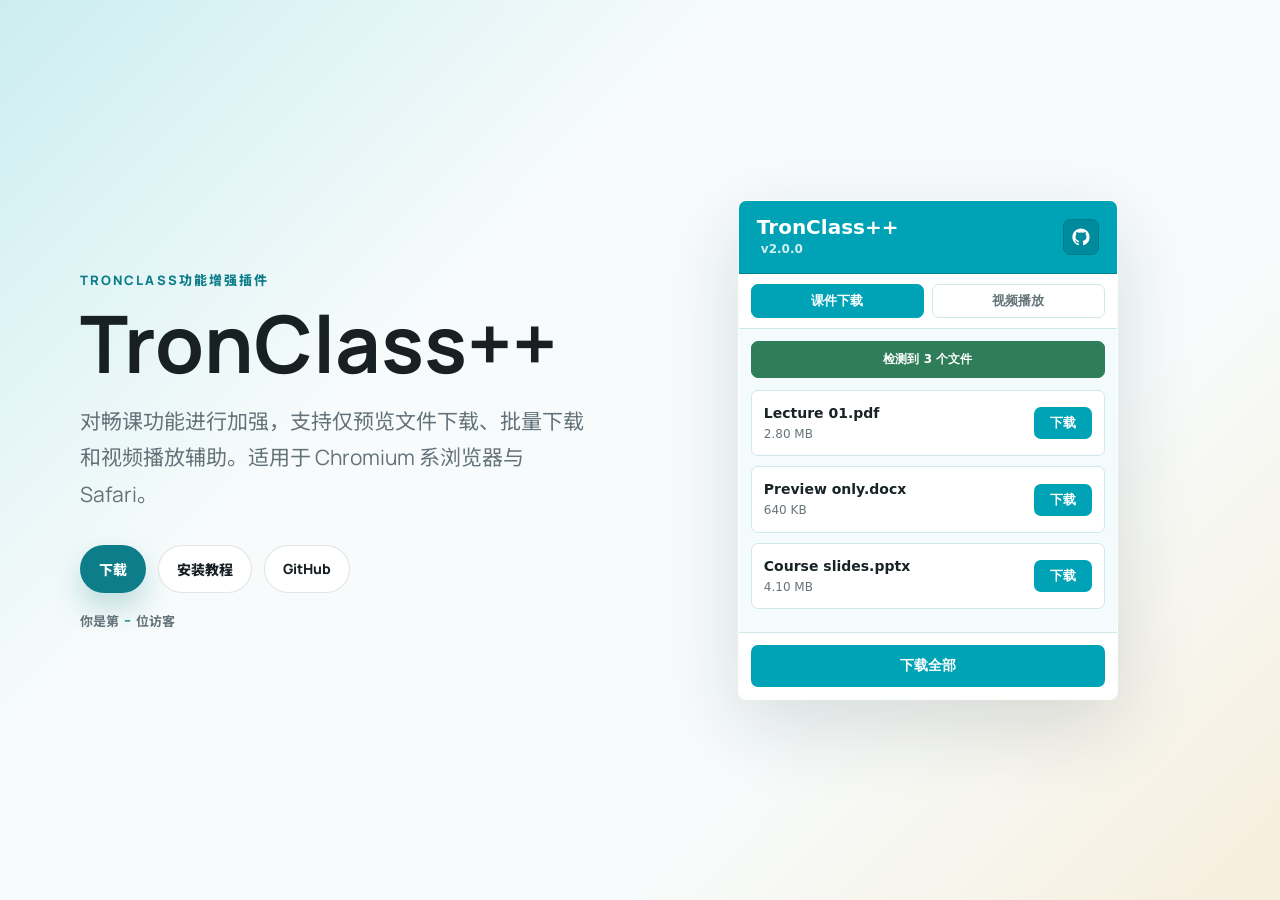
<file: docs/index.html>
<!doctype html>
<html lang="zh-CN">
  <head>
    <meta charset="UTF-8" />
    <meta name="viewport" content="width=device-width, initial-scale=1.0" />
    <link rel="preconnect" href="https://fonts.googleapis.com" />
    <link rel="preconnect" href="https://fonts.gstatic.com" crossorigin />
    <link
      href="https://fonts.googleapis.com/css2?family=Manrope:wght@500;600;700;800&family=Noto+Sans+SC:wght@400;500;700&display=swap"
      rel="stylesheet"
    />
    <link rel="icon" href="icon128.png" />
    <link rel="stylesheet" href="style.css" />
    <script async src="https://busuanzi.ibruce.info/busuanzi/2.3/busuanzi.pure.mini.js"></script>
    <title>TronClass++</title>
  </head>

  <body>
    <main class="app-shell">
      <section class="hero" aria-labelledby="page-title">
        <div class="hero-copy">
          <p class="product">TronClass功能增强插件</p>
          <h1 id="page-title" class="brand-title">TronClass++</h1>
          <p class="lead">对畅课功能进行加强，支持仅预览文件下载、批量下载和视频播放辅助。适用于 Chromium 系浏览器与 Safari。</p>
          <div class="actions">
            <a class="btn primary" href="https://download.rinn.moe/tcpp/TronclassPP_v2.0.0.zip" target="_blank" rel="noreferrer">下载</a>
            <a class="btn ghost" href="https://www.doubao.com/thread/w673a6ddbec450a73" target="_blank" rel="noreferrer">安装教程</a>
            <a class="btn ghost" href="https://github.com/RinnMoe/TronClassPlusPlus" target="_blank" rel="noreferrer">GitHub</a>
          </div>
          <div class="visit-counter" aria-label="访问统计">
            <span id="busuanzi_container_site_uv">你是第 <strong id="busuanzi_value_site_uv">--</strong>位访客</span>
          </div>
        </div>

        <div class="preview extension-preview" aria-label="TronClass++ 弹窗预览">
          <input class="preview-tab-state" type="radio" name="preview-tab" id="preview-tab-downloads" checked />
          <input class="preview-tab-state" type="radio" name="preview-tab" id="preview-tab-video" />
          <div class="popup-head">
            <div class="popup-brand">
              <strong>TronClass++</strong>
              <button class="popup-version" type="button">v2.0.0</button>
            </div>
            <div class="popup-icons" aria-hidden="true">
              <span>
                <svg viewBox="0 0 24 24">
                  <path d="M12 .5C5.65.5.5 5.66.5 12.02c0 5.09 3.29 9.4 7.86 10.92.58.11.79-.25.79-.56v-2.17c-3.2.7-3.88-1.37-3.88-1.37-.52-1.34-1.28-1.69-1.28-1.69-1.05-.72.08-.7.08-.7 1.16.08 1.78 1.2 1.78 1.2 1.03 1.78 2.7 1.26 3.36.96.1-.76.4-1.26.73-1.56-2.55-.29-5.23-1.29-5.23-5.72 0-1.26.44-2.28 1.17-3.09-.12-.29-.51-1.46.11-3.04 0 0 .96-.31 3.14 1.18a10.8 10.8 0 0 1 5.72 0c2.18-1.49 3.14-1.18 3.14-1.18.62 1.58.23 2.75.11 3.04.73.81 1.17 1.83 1.17 3.09 0 4.44-2.69 5.43-5.25 5.71.41.36.78 1.07.78 2.16v3.2c0 .31.21.68.8.56a11.53 11.53 0 0 0 7.85-10.92C23.5 5.66 18.35.5 12 .5Z" />
                </svg>
              </span>
            </div>
          </div>
          <div class="mode-tabs" aria-label="弹窗预览功能分类">
            <label class="mode-tab" for="preview-tab-downloads">课件下载</label>
            <label class="mode-tab" for="preview-tab-video">视频播放</label>
          </div>
          <div class="popup-views">
            <div class="popup-view" data-preview-view="downloads">
              <div class="status success">检测到 3 个文件</div>
              <div class="popup-list">
                <div class="file-item">
                  <div class="file-info">
                    <div class="file-name">Lecture 01.pdf</div>
                    <div class="file-size">2.80 MB</div>
                  </div>
                  <button class="primary" type="button">下载</button>
                </div>
                <div class="file-item">
                  <div class="file-info">
                    <div class="file-name">Preview only.docx</div>
                    <div class="file-size">640 KB</div>
                  </div>
                  <button class="primary" type="button">下载</button>
                </div>
                <div class="file-item">
                  <div class="file-info">
                    <div class="file-name">Course slides.pptx</div>
                    <div class="file-size">4.10 MB</div>
                  </div>
                  <button class="primary" type="button">下载</button>
                </div>
              </div>
            </div>
            <div class="popup-view" data-preview-view="video">
              <div class="status success">检测到 1 个视频</div>
              <div class="popup-video-panel">
                <div class="setting-row">
                  <div>
                    <strong>自动播放视频</strong>
                    <span>已开启</span>
                  </div>
                  <label class="switch" aria-label="自动播放视频">
                    <input type="checkbox" checked />
                    <span></span>
                  </label>
                </div>
                <div class="setting-row">
                  <div>
                    <strong>播放完成后跳转下一项</strong>
                    <span>已关闭</span>
                  </div>
                  <label class="switch" aria-label="播放完成后跳转下一项">
                    <input type="checkbox" />
                    <span></span>
                  </label>
                </div>
                <button class="btn btn-secondary" type="button">刷新状态</button>
              </div>
            </div>
          </div>
          <div class="popup-footer" data-preview-footer>
            <button class="btn btn-primary" type="button">下载全部</button>
          </div>
        </div>
      </section>
    </main>
  </body>
</html>
</file>
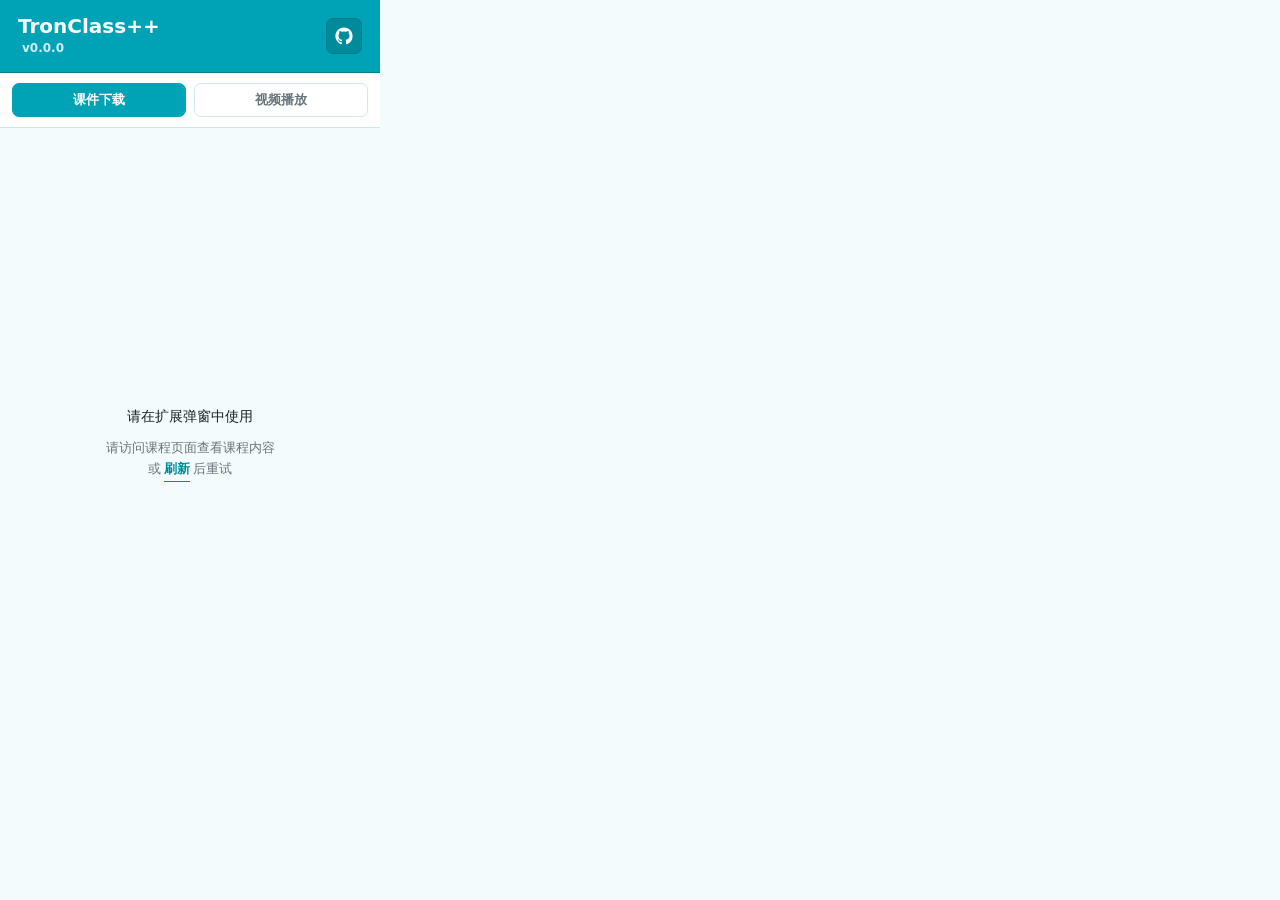
<file: popup.html>
<!doctype html>
<html lang="zh-CN">
<head>
  <meta charset="utf-8" />
  <meta name="viewport" content="width=device-width, initial-scale=1" />
  <title>TronClass++</title>
  <link rel="stylesheet" href="popup.css" />
</head>
<body>
  <div class="container">
    <header>
      <div class="brand">
        <strong>TronClass++</strong>
        <button id="current-version" class="version-label" type="button" title="检查更新" aria-label="检查更新">v--</button>
      </div>
      <div class="header-actions">
        <button id="github" class="icon-btn" type="button" title="GitHub" aria-label="GitHub">
          <svg class="icon-svg" viewBox="0 0 24 24" aria-hidden="true">
            <path fill="currentColor" d="M12 .5C5.65.5.5 5.66.5 12.02c0 5.09 3.29 9.4 7.86 10.92.58.11.79-.25.79-.56v-2.17c-3.2.7-3.88-1.37-3.88-1.37-.52-1.34-1.28-1.69-1.28-1.69-1.05-.72.08-.7.08-.7 1.16.08 1.78 1.2 1.78 1.2 1.03 1.78 2.7 1.26 3.36.96.1-.76.4-1.26.73-1.56-2.55-.29-5.23-1.29-5.23-5.72 0-1.26.44-2.28 1.17-3.09-.12-.29-.51-1.46.11-3.04 0 0 .96-.31 3.14 1.18a10.8 10.8 0 0 1 5.72 0c2.18-1.49 3.14-1.18 3.14-1.18.62 1.58.23 2.75.11 3.04.73.81 1.17 1.83 1.17 3.09 0 4.44-2.69 5.43-5.25 5.71.41.36.78 1.07.78 2.16v3.2c0 .31.21.68.8.56a11.53 11.53 0 0 0 7.85-10.92C23.5 5.66 18.35.5 12 .5Z"/>
          </svg>
        </button>
      </div>
    </header>

    <nav class="mode-tabs" aria-label="功能分类" role="tablist">
      <button id="tab-downloads" class="mode-tab active" type="button" data-view="downloads" aria-controls="view-downloads">课件下载</button>
      <button id="tab-video" class="mode-tab" type="button" data-view="video" aria-controls="view-video">视频播放</button>
    </nav>

    <div id="update-status" class="update-status" hidden>
      <span id="update-message"></span>
      <button id="open-release" class="update-link" type="button" hidden>查看</button>
    </div>

    <main class="views">
      <section id="view-downloads" class="view active" role="tabpanel" aria-labelledby="tab-downloads">
        <div id="dl-status" class="status">Loading...</div>
        <div id="dl-list"></div>
        <div id="empty-state" class="empty-state" style="display:none;">
          <p id="empty-message">未检测到可下载的文件</p>
          <p class="hint">请访问课程页面查看课程内容<br>或<a id="refresh-link" class="hint-link" href="#">刷新</a>后重试</p>
        </div>
      </section>

      <section id="view-video" class="view" role="tabpanel" aria-labelledby="tab-video">
        <div id="video-status" class="status">Loading...</div>
        <div id="video-panel" class="video-panel">
          <div class="setting-row">
            <div class="setting-copy">
              <div class="setting-title">自动播放视频</div>
              <div id="anti-pause-state" class="setting-state">已关闭</div>
            </div>
            <label class="switch">
              <input id="anti-pause-toggle" type="checkbox" />
              <span></span>
            </label>
          </div>

          <div class="setting-row">
            <div class="setting-copy">
              <div class="setting-title">播放完成后跳转下一项</div>
              <div id="auto-navigate-state" class="setting-state">已关闭</div>
            </div>
            <label class="switch">
              <input id="auto-navigate-toggle" type="checkbox" />
              <span></span>
            </label>
          </div>

          <button id="video-refresh" class="btn btn-secondary" type="button">刷新状态</button>
        </div>
        <div id="video-empty-state" class="empty-state" style="display:none;">
          <p id="video-empty-message">当前页面无可用视频功能</p>
        </div>
      </section>
    </main>

    <div class="footer" id="footer">
      <button id="dl-all" class="btn btn-primary" style="display:none;">下载全部</button>
    </div>
  </div>

  <script src="popup.js"></script>
</body>
</html>
</file>
<file: docs/style.css>
:root {
  --ink: #182024;
  --muted: #64727a;
  --line: rgba(24, 32, 36, 0.12);
  --surface: #ffffff;
  --surface-2: #f4f8f8;
  --aqua: #1db8c6;
  --aqua-deep: #0d7d89;
  --mint: #dbf8ec;
  --amber: #f4b24f;
  --shadow: 0 26px 80px rgba(24, 32, 36, 0.14);
}

* {
  box-sizing: border-box;
}

html,
body {
  margin: 0;
  min-height: 100%;
}

body {
  min-height: 100vh;
  overflow-x: hidden;
  font-family: "Manrope", "Noto Sans SC", sans-serif;
  color: var(--ink);
  background:
    linear-gradient(135deg, rgba(29, 184, 198, 0.2), transparent 34%),
    linear-gradient(315deg, rgba(244, 178, 79, 0.18), transparent 30%),
    #f7fbfb;
}

a {
  color: inherit;
}

.app-shell {
  width: min(1120px, calc(100% - 36px));
  margin: 0 auto;
  padding: 28px 0 56px;
}

body:not(.tutorial-page) .app-shell {
  display: grid;
  align-items: center;
  min-height: 100vh;
  padding: 56px 0;
}

.topbar {
  min-height: 60px;
  display: flex;
  align-items: center;
  justify-content: flex-end;
  gap: 18px;
  margin-bottom: clamp(44px, 7vw, 84px);
}

.nav-actions {
  display: flex;
  align-items: center;
  gap: 8px;
}

.nav-actions a {
  border: 1px solid var(--line);
  border-radius: 999px;
  padding: 9px 13px;
  color: var(--muted);
  background: rgba(255, 255, 255, 0.72);
  font-size: 13px;
  font-weight: 800;
  text-decoration: none;
}

.nav-actions a:hover,
.btn:hover {
  transform: translateY(-2px);
}

.hero {
  display: grid;
  grid-template-columns: minmax(0, 0.94fr) minmax(360px, 1fr);
  gap: clamp(28px, 5vw, 66px);
  align-items: center;
}

.hero-copy,
.preview,
.step-card,
.video-panel {
  min-width: 0;
}

.product {
  margin: 0 0 16px;
  color: var(--aqua-deep);
  font-size: 13px;
  font-weight: 800;
  letter-spacing: 0.16em;
  text-transform: uppercase;
}

h1 {
  margin: 0;
  font-size: clamp(46px, 8vw, 92px);
  line-height: 0.95;
  letter-spacing: 0;
  overflow-wrap: anywhere;
}

.brand-title {
  font-size: clamp(52px, 6.2vw, 84px);
  white-space: nowrap;
}

.lead {
  max-width: 560px;
  margin: 22px 0 0;
  color: var(--muted);
  font-size: clamp(17px, 2vw, 21px);
  line-height: 1.75;
  overflow-wrap: anywhere;
}

.actions {
  display: flex;
  flex-wrap: wrap;
  gap: 12px;
  margin-top: 32px;
}

.btn {
  border: 1px solid var(--line);
  border-radius: 999px;
  padding: 13px 18px;
  font-size: 14px;
  font-weight: 800;
  text-decoration: none;
  transition: transform 180ms ease, box-shadow 180ms ease, background 180ms ease;
}

.btn.primary {
  color: #fff;
  background: var(--aqua-deep);
  border-color: transparent;
  box-shadow: 0 15px 30px rgba(13, 125, 137, 0.24);
}

.btn.ghost {
  background: #fff;
}

.visit-counter {
  display: flex;
  flex-wrap: wrap;
  gap: 10px 16px;
  margin-top: 18px;
  color: var(--muted);
  font-size: 13px;
  font-weight: 700;
}

.visit-counter span {
  display: inline-flex;
  align-items: center;
  gap: 5px;
}

.visit-counter strong {
  color: var(--aqua-deep);
  font-weight: 800;
}

.preview {
  width: 100%;
  min-height: 520px;
  padding: 18px;
  border: 1px solid rgba(255, 255, 255, 0.75);
  border-radius: 8px;
  background: linear-gradient(180deg, #ffffff, #edf8f8);
  box-shadow: var(--shadow);
}

.extension-preview {
  --popup-bg: #f4fbfc;
  --popup-panel: #ffffff;
  --popup-panel-alt: #ecfafc;
  --popup-text: #172326;
  --popup-muted: #66757a;
  --popup-line: #cfe8ec;
  --popup-primary: #00a3b5;
  --popup-primary-hover: #008b9c;
  --popup-success: #2f7d59;

  justify-self: center;
  display: flex;
  flex-direction: column;
  width: min(380px, 100%);
  height: 500px;
  min-height: 500px;
  padding: 0;
  overflow: hidden;
  background: var(--popup-bg);
  font-family: "Segoe UI", "Microsoft YaHei UI", "Microsoft YaHei", system-ui, sans-serif;
}

.preview-tab-state {
  position: absolute;
  width: 1px;
  height: 1px;
  opacity: 0;
  pointer-events: none;
}

.popup-head {
  display: flex;
  align-items: center;
  justify-content: space-between;
  flex-shrink: 0;
  padding: 16px 18px;
  color: #fff;
  background: var(--popup-primary);
  border-bottom: 1px solid #008293;
}

.popup-brand {
  display: flex;
  min-width: 0;
  flex-direction: column;
  gap: 4px;
}

.popup-head strong {
  font-size: 20px;
  font-weight: 750;
  line-height: 1;
}

.popup-version {
  width: fit-content;
  padding: 2px 4px;
  color: rgba(255, 255, 255, 0.82);
  background: transparent;
  border: 0;
  border-radius: 4px;
  font-family: inherit;
  font-size: 12px;
  font-weight: 650;
  line-height: 1;
  cursor: pointer;
}

.popup-version:hover {
  color: #ffffff;
  background: rgba(255, 255, 255, 0.14);
}

.popup-icons {
  display: flex;
  gap: 8px;
}

.popup-icons span {
  display: grid;
  place-items: center;
  width: 36px;
  height: 36px;
  color: #ffffff;
  background: var(--popup-primary-hover);
  border: 1px solid #007d8c;
  border-radius: 7px;
}

.popup-icons svg {
  display: block;
  width: 18px;
  height: 18px;
  fill: currentColor;
}

.mode-tabs {
  display: grid;
  grid-template-columns: 1fr 1fr;
  flex-shrink: 0;
  gap: 8px;
  padding: 10px 12px;
  background: var(--popup-panel);
  border-bottom: 1px solid var(--popup-line);
}

.mode-tab {
  display: grid;
  place-items: center;
  min-width: 0;
  height: 34px;
  padding: 0 10px;
  border: 1px solid var(--popup-line);
  border-radius: 7px;
  color: var(--popup-muted);
  background: var(--popup-panel);
  font-family: inherit;
  font-size: 13px;
  font-weight: 650;
  line-height: 32px;
  cursor: pointer;
}

.mode-tab.active,
#preview-tab-downloads:checked ~ .mode-tabs [for="preview-tab-downloads"],
#preview-tab-video:checked ~ .mode-tabs [for="preview-tab-video"] {
  color: #fff;
  background: var(--popup-primary);
  border-color: var(--popup-primary);
}

.popup-views {
  flex: 1;
  min-height: 0;
  overflow: hidden;
  background: var(--popup-bg);
}

.popup-view {
  display: none;
  height: 100%;
  min-height: 0;
  flex-direction: column;
  overflow: hidden;
}

#preview-tab-downloads:checked ~ .popup-views [data-preview-view="downloads"],
#preview-tab-video:checked ~ .popup-views [data-preview-view="video"] {
  display: flex;
}

.status {
  flex-shrink: 0;
  margin: 12px 12px 0;
  padding: 9px 12px;
  border: 1px solid var(--popup-line);
  border-radius: 7px;
  color: var(--popup-muted);
  background: var(--popup-panel);
  text-align: center;
  font-size: 12px;
  font-weight: 600;
}

.status.success {
  color: #fff;
  background: var(--popup-success);
  border-color: var(--popup-success);
}

.popup-list {
  flex: 1;
  min-height: 0;
  padding: 12px;
  overflow: hidden;
  background: var(--popup-bg);
}

.popup-video-panel {
  display: flex;
  flex: 1;
  min-height: 0;
  flex-direction: column;
  gap: 10px;
  padding: 12px;
  overflow: hidden;
  background: var(--popup-bg);
}

.file-item,
.setting-row {
  display: flex;
  align-items: center;
  justify-content: space-between;
  gap: 12px;
  margin-bottom: 10px;
  padding: 13px 12px;
  border: 1px solid var(--popup-line);
  border-radius: 7px;
  background: var(--popup-panel);
}

.file-info,
.setting-row div {
  flex: 1;
  min-width: 0;
  display: flex;
  flex-direction: column;
  gap: 4px;
}

.file-name,
.setting-row strong {
  color: var(--popup-text);
  font-size: 14px;
  font-weight: 650;
  line-height: 1.35;
  overflow: hidden;
  text-overflow: ellipsis;
  white-space: nowrap;
}

.file-size,
.setting-row span {
  color: var(--popup-muted);
  font-size: 12px;
  line-height: 1.3;
}

.file-item button.primary {
  flex: 0 0 auto;
  min-width: 58px;
  height: 32px;
  padding: 0 13px;
  border: 0;
  border-radius: 7px;
  color: #fff;
  background: var(--popup-primary);
  font-family: inherit;
  font-size: 13px;
  font-weight: 700;
}

.switch {
  position: relative;
  display: inline-block;
  width: 46px;
  height: 26px;
  flex-shrink: 0;
}

.switch input {
  width: 0;
  height: 0;
  opacity: 0;
}

.switch span {
  position: absolute;
  inset: 0;
  border-radius: 999px;
  background: #b7c2c5;
}

.switch span::before {
  content: "";
  position: absolute;
  top: 3px;
  left: 3px;
  width: 20px;
  height: 20px;
  border-radius: 50%;
  background: #fff;
}

.switch input:checked + span {
  background: var(--popup-primary);
}

.switch input:checked + span::before {
  transform: translateX(20px);
}

.popup-footer {
  flex-shrink: 0;
  padding: 12px;
  background: var(--popup-panel);
  border-top: 1px solid var(--popup-line);
}

.popup-footer[hidden] {
  display: none;
}

#preview-tab-video:checked ~ .popup-footer {
  display: none;
}

.popup-footer .btn {
  width: 100%;
  height: 42px;
  padding: 0 14px;
  border: 0;
  border-radius: 7px;
  color: #fff;
  background: var(--popup-primary);
  font-family: inherit;
  font-size: 14px;
  font-weight: 700;
}

.popup-video-panel .btn-secondary {
  width: 100%;
  height: 42px;
  padding: 0 14px;
  border-radius: 7px;
  color: var(--popup-primary-hover);
  background: var(--popup-panel);
  border: 1px solid var(--popup-primary);
  font-family: inherit;
  font-size: 14px;
  font-weight: 700;
}

.step-card,
.video-panel {
  border: 1px solid var(--line);
  border-radius: 8px;
  background: rgba(255, 255, 255, 0.74);
}

.step-number,
.video-title span {
  color: var(--aqua-deep);
  font-size: 12px;
  font-weight: 800;
  letter-spacing: 0.14em;
  text-transform: uppercase;
}

h2 {
  margin: 12px 0 8px;
  font-size: 22px;
}

.step-card p {
  margin: 0;
  color: var(--muted);
  line-height: 1.7;
  overflow-wrap: anywhere;
}

.tutorial-shell {
  min-height: 100vh;
}

.tutorial-head {
  max-width: 760px;
  margin-bottom: 34px;
}

.guide-layout {
  display: grid;
  grid-template-columns: minmax(0, 0.82fr) minmax(360px, 1fr);
  gap: 18px;
  align-items: start;
}

.steps {
  display: grid;
  gap: 14px;
}

.step-card {
  padding: 24px;
}

.video-panel {
  padding: 18px;
  box-shadow: var(--shadow);
}

.info-panel {
  display: grid;
  gap: 18px;
  align-content: start;
}

.video-title {
  display: flex;
  align-items: center;
  justify-content: space-between;
  gap: 16px;
  margin-bottom: 14px;
}

.video-title strong {
  font-size: 15px;
}

.notice-list {
  display: grid;
  gap: 12px;
}

.notice-list p {
  margin: 0;
  padding: 14px;
  border: 1px solid var(--line);
  border-radius: 8px;
  color: var(--muted);
  background: rgba(255, 255, 255, 0.7);
  line-height: 1.7;
}

.full-link {
  display: block;
  width: fit-content;
}

body.tutorial-page {
  background:
    linear-gradient(115deg, rgba(255, 255, 255, 0.82) 0 34%, rgba(244, 178, 79, 0.16) 34% 44%, transparent 44%),
    repeating-linear-gradient(90deg, rgba(24, 32, 36, 0.035) 0 1px, transparent 1px 72px),
    repeating-linear-gradient(0deg, rgba(24, 32, 36, 0.03) 0 1px, transparent 1px 72px),
    #f6faf8;
}

.tutorial-shell {
  width: min(1180px, calc(100% - 36px));
}

.tutorial-shell .topbar {
  margin-bottom: clamp(18px, 4vw, 46px);
}

.tutorial-hero {
  position: relative;
  display: grid;
  grid-template-columns: minmax(0, 1fr) minmax(280px, 360px);
  gap: clamp(28px, 6vw, 76px);
  align-items: end;
  padding: clamp(16px, 4vw, 44px) 0 clamp(32px, 6vw, 72px);
  border-bottom: 2px solid rgba(24, 32, 36, 0.16);
}

.tutorial-hero::after {
  content: "";
  position: absolute;
  right: 0;
  bottom: -2px;
  width: min(420px, 46vw);
  height: 8px;
  background: linear-gradient(90deg, var(--aqua-deep), var(--amber));
}

.tutorial-hero-copy {
  min-width: 0;
}

.tutorial-hero h1 {
  max-width: 780px;
  font-size: clamp(44px, 7vw, 88px);
}

.tutorial-actions {
  margin-top: 30px;
}

.guide-brief {
  min-width: 0;
  padding: 22px;
  border: 1px solid rgba(255, 255, 255, 0.18);
  border-radius: 8px;
  color: #eef8f7;
  background:
    linear-gradient(135deg, rgba(29, 184, 198, 0.28), transparent 38%),
    #192326;
  box-shadow: 0 24px 70px rgba(24, 32, 36, 0.2);
}

.guide-brief-head {
  display: flex;
  align-items: center;
  gap: 14px;
  padding-bottom: 18px;
  border-bottom: 1px solid rgba(255, 255, 255, 0.16);
}

.guide-brief-head img {
  width: 58px;
  height: 58px;
  border-radius: 8px;
}

.guide-brief-head span,
.guide-brief dt,
.panel-kicker,
.install-strip span,
.usage-checks span {
  color: var(--aqua);
  font-size: 12px;
  font-weight: 800;
  letter-spacing: 0.12em;
  text-transform: uppercase;
}

.guide-brief-head strong {
  display: block;
  margin-top: 5px;
  font-size: 25px;
}

.guide-brief dl {
  display: grid;
  gap: 14px;
  margin: 18px 0 0;
}

.guide-brief dl div {
  display: grid;
  gap: 5px;
}

.guide-brief dd {
  margin: 0;
  font-size: 15px;
  font-weight: 800;
}

.install-strip {
  display: grid;
  grid-template-columns: repeat(4, minmax(0, 1fr));
  margin: 24px 0 32px;
  border: 1px solid var(--line);
  border-radius: 8px;
  overflow: hidden;
  background: rgba(255, 255, 255, 0.76);
  box-shadow: 0 18px 55px rgba(24, 32, 36, 0.08);
}

.install-strip div {
  min-width: 0;
  padding: 18px 20px;
}

.install-strip div + div {
  border-left: 1px solid var(--line);
}

.install-strip strong {
  display: block;
  margin-top: 8px;
  font-size: 15px;
  line-height: 1.35;
}

.tutorial-guide {
  grid-template-columns: minmax(0, 1fr) minmax(300px, 380px);
  gap: 24px;
}

.tutorial-steps {
  margin: 0;
  padding: 0;
  list-style: none;
}

.tutorial-step {
  position: relative;
  display: grid;
  grid-template-columns: 78px minmax(0, 1fr);
  gap: 22px;
  align-items: start;
  padding: 28px;
  background:
    linear-gradient(90deg, rgba(29, 184, 198, 0.09), transparent 42%),
    rgba(255, 255, 255, 0.86);
  box-shadow: 0 16px 46px rgba(24, 32, 36, 0.08);
}

.tutorial-step::before {
  content: "";
  position: absolute;
  inset: 0 auto 0 0;
  width: 6px;
  border-radius: 8px 0 0 8px;
  background: linear-gradient(180deg, var(--aqua-deep), var(--amber));
}

.tutorial-step .step-number {
  display: grid;
  place-items: center;
  grid-row: 1 / span 2;
  width: 58px;
  height: 58px;
  border: 1px solid rgba(13, 125, 137, 0.28);
  border-radius: 8px;
  background: #eefafa;
  font-size: 15px;
  letter-spacing: 0;
}

.tutorial-step h2 {
  grid-column: 2;
  margin-top: 0;
}

.tutorial-step p {
  grid-column: 2;
}

.usage-panel {
  position: sticky;
  top: 24px;
  min-width: 0;
  padding: 24px;
  border: 1px solid rgba(24, 32, 36, 0.14);
  border-radius: 8px;
  background: #fffdf7;
  box-shadow: var(--shadow);
}

.usage-panel h2 {
  margin-top: 10px;
  font-size: 28px;
  line-height: 1.18;
}

.usage-panel p {
  margin: 0;
  color: var(--muted);
  line-height: 1.75;
}

.usage-checks {
  display: grid;
  gap: 10px;
  margin: 20px 0 22px;
}

.usage-checks div {
  padding: 14px;
  border: 1px solid rgba(24, 32, 36, 0.11);
  border-radius: 8px;
  background: rgba(255, 255, 255, 0.72);
}

.usage-checks strong {
  display: block;
  margin-top: 7px;
  font-size: 15px;
  line-height: 1.4;
}

.tutorial-notes {
  display: grid;
  grid-template-columns: repeat(2, minmax(0, 1fr));
  gap: 14px;
  margin-top: 24px;
}

.tutorial-notes p {
  margin: 0;
  padding: 16px 18px;
  border: 1px solid rgba(24, 32, 36, 0.12);
  border-radius: 8px;
  color: var(--muted);
  background: rgba(255, 255, 255, 0.7);
  line-height: 1.7;
}

@media (max-width: 860px) {
  .hero,
  .guide-layout,
  .tutorial-hero,
  .tutorial-notes {
    grid-template-columns: 1fr;
  }

  .preview {
    min-height: auto;
  }

  .install-strip {
    grid-template-columns: repeat(2, minmax(0, 1fr));
  }

  .install-strip div:nth-child(3) {
    border-left: 0;
    border-top: 1px solid var(--line);
  }

  .install-strip div:nth-child(4) {
    border-top: 1px solid var(--line);
  }

  .usage-panel {
    position: static;
  }
}

@media (max-width: 560px) {
  body.tutorial-page {
    overflow-x: hidden;
  }

  .app-shell {
    width: min(calc(100% - 28px), 364px);
    max-width: none;
    margin-left: auto;
    margin-right: auto;
    padding: 34px 0 42px;
  }

  body:not(.tutorial-page) .app-shell {
    min-height: auto;
    padding: 44px 0;
  }

  .hero {
    gap: 28px;
  }

  h1 {
    font-size: clamp(34px, 10vw, 42px);
  }

  .brand-title {
    font-size: clamp(38px, 11vw, 42px);
    white-space: normal;
  }

  .product {
    margin-bottom: 14px;
    font-size: 12px;
    letter-spacing: 0.14em;
  }

  .lead {
    margin-top: 20px;
    font-size: 17px;
    line-height: 1.72;
  }

  .actions {
    display: grid;
    grid-template-columns: 1fr 1fr;
    gap: 10px;
    margin-top: 30px;
  }

  .actions .primary {
    grid-column: 1 / -1;
  }

  .btn {
    display: inline-flex;
    align-items: center;
    justify-content: center;
    min-width: 0;
    padding: 11px 14px;
    font-size: 14px;
    text-align: center;
    white-space: nowrap;
  }

  .visit-counter {
    justify-content: center;
    margin-top: 16px;
    text-align: center;
  }

  .topbar {
    align-items: flex-end;
    margin-bottom: 40px;
  }

  .nav-actions {
    flex-wrap: wrap;
  }

  .tutorial-page .nav-actions {
    flex-wrap: nowrap;
  }

  .tutorial-shell .topbar {
    justify-content: flex-start;
  }

  .popup-head strong {
    font-size: 20px;
  }

  .extension-preview {
    justify-self: stretch;
    width: 100%;
    max-width: 100%;
    height: auto;
    min-height: 0;
  }

  .popup-list,
  .popup-video-panel {
    flex: none;
  }

  .file-item,
  .setting-row {
    align-items: flex-start;
  }

  .extension-preview .file-item,
  .extension-preview .setting-row {
    align-items: center;
  }

  .tutorial-shell {
    width: calc(100% - 26px);
    max-width: none;
    margin-left: auto;
    margin-right: auto;
  }

  .tutorial-hero {
    padding-top: 6px;
  }

  .tutorial-hero h1 {
    font-size: clamp(32px, 9vw, 36px);
    overflow-wrap: anywhere;
    word-break: break-word;
  }

  .tutorial-page .lead {
    width: min(100%, 340px);
    font-size: 16px;
    word-break: break-all;
  }

  .guide-brief,
  .usage-panel,
  .tutorial-step {
    padding: 20px;
  }

  .install-strip {
    grid-template-columns: 1fr;
  }

  .install-strip div + div,
  .install-strip div:nth-child(3),
  .install-strip div:nth-child(4) {
    border-left: 0;
    border-top: 1px solid var(--line);
  }

  .tutorial-step {
    grid-template-columns: 1fr;
    gap: 14px;
  }

  .tutorial-step .step-number,
  .tutorial-step h2,
  .tutorial-step p {
    grid-column: auto;
    grid-row: auto;
  }
}
</file>
<file: popup.css>
* {
  margin: 0;
  padding: 0;
  box-sizing: border-box;
}

:root {
  --bg: #f4fbfc;
  --panel: #ffffff;
  --panel-alt: #ecfafc;
  --text: #172326;
  --muted: #66757a;
  --line: #cfe8ec;
  --primary: #00a3b5;
  --primary-hover: #008b9c;
  --primary-soft: #ddf8fb;
  --danger-soft: #fff1ed;
  --danger: #c6533b;
  --success: #2f7d59;
  --disabled: #b7c2c5;
  --ease: cubic-bezier(0.2, 0.8, 0.2, 1);
}

body {
  width: 380px;
  min-height: 500px;
  max-height: 760px;
  margin: 0;
  overflow: hidden;
  color: var(--text);
  background: var(--bg);
  font-family: "Segoe UI", "Microsoft YaHei UI", "Microsoft YaHei", system-ui, sans-serif;
  letter-spacing: 0;
  text-rendering: optimizeLegibility;
}

.container {
  display: flex;
  flex-direction: column;
  height: 100vh;
  min-height: 500px;
  max-height: 760px;
  overflow: hidden;
  background: var(--bg);
}

header {
  display: flex;
  align-items: center;
  justify-content: space-between;
  flex-shrink: 0;
  padding: 16px 18px;
  color: #ffffff;
  background: var(--primary);
  border-bottom: 1px solid #008293;
}

header strong {
  font-size: 20px;
  font-weight: 750;
  line-height: 1;
}

.brand {
  display: flex;
  min-width: 0;
  flex-direction: column;
  gap: 4px;
}

.version-label {
  width: fit-content;
  padding: 2px 4px;
  color: rgba(255, 255, 255, 0.82);
  background: transparent;
  border-radius: 4px;
  font-size: 12px;
  font-weight: 650;
  line-height: 1;
}

.version-label:hover {
  color: #ffffff;
  background: rgba(255, 255, 255, 0.14);
}

.version-label:focus-visible {
  outline-color: rgba(255, 255, 255, 0.9);
}

.header-actions {
  display: flex;
  gap: 8px;
}

.mode-tabs {
  display: grid;
  grid-template-columns: 1fr 1fr;
  flex-shrink: 0;
  gap: 8px;
  padding: 10px 12px;
  background: var(--panel);
  border-bottom: 1px solid var(--line);
}

.mode-tab {
  min-width: 0;
  height: 34px;
  padding: 0 10px;
  color: var(--muted);
  background: var(--panel);
  border: 1px solid var(--line);
  border-radius: 7px;
  font-size: 13px;
  font-weight: 650;
  line-height: 32px;
}

.mode-tab:hover {
  color: var(--primary-hover);
  background: var(--primary-soft);
}

.mode-tab.active {
  color: #ffffff;
  background: var(--primary);
  border-color: var(--primary);
}

.update-status {
  display: flex;
  align-items: center;
  justify-content: space-between;
  flex-shrink: 0;
  gap: 10px;
  min-height: 38px;
  padding: 8px 12px;
  color: var(--muted);
  background: var(--panel);
  border-bottom: 1px solid var(--line);
  font-size: 12px;
  font-weight: 650;
  line-height: 1.35;
}

.update-status[hidden] {
  display: none;
}

.update-status.success {
  color: var(--success);
  background: #f2fbf6;
}

.update-status.notice {
  color: var(--primary-hover);
  background: var(--primary-soft);
}

.update-status.error {
  color: var(--danger);
  background: var(--danger-soft);
}

.update-link {
  flex-shrink: 0;
  min-width: 50px;
  height: 26px;
  padding: 0 10px;
  color: #ffffff;
  background: var(--primary);
  border-radius: 7px;
  font-size: 12px;
  font-weight: 700;
}

.update-link:hover {
  background: var(--primary-hover);
}

.status {
  flex-shrink: 0;
  margin: 12px 12px 0;
  padding: 9px 12px;
  color: var(--muted);
  background: var(--panel);
  border: 1px solid var(--line);
  border-radius: 7px;
  font-size: 12px;
  font-weight: 600;
  text-align: center;
}

.status.error {
  color: var(--danger);
  background: var(--danger-soft);
  border-color: #f0c9bd;
}

.status.success {
  color: #ffffff;
  background: var(--success);
  border-color: var(--success);
}

.views {
  position: relative;
  flex: 1;
  min-height: 0;
  overflow: hidden;
  background: var(--bg);
}

.view {
  position: absolute;
  inset: 0;
  display: flex;
  flex-direction: column;
  min-height: 0;
  overflow: hidden;
  opacity: 0;
  pointer-events: none;
  transform: translateY(4px);
  transition:
    opacity 120ms var(--ease),
    transform 120ms var(--ease);
}

.view.active {
  opacity: 1;
  pointer-events: auto;
  transform: translateY(0);
}

#dl-list,
.video-panel {
  flex: 1;
  min-height: 0;
  overflow-y: auto;
  overflow-x: hidden;
  padding: 12px;
  background: var(--bg);
  scrollbar-gutter: stable;
  contain: content;
}

.video-panel {
  display: flex;
  flex-direction: column;
  gap: 10px;
}

.file-item,
.setting-row {
  display: flex;
  align-items: center;
  justify-content: space-between;
  gap: 12px;
  margin-bottom: 10px;
  padding: 13px 12px;
  background: var(--panel);
  border: 1px solid var(--line);
  border-radius: 7px;
  transition:
    border-color 120ms ease,
    background-color 120ms ease;
}

.file-item:hover,
.setting-row:hover {
  background: var(--panel-alt);
  border-color: #9bdde6;
}

.setting-copy,
.file-info {
  min-width: 0;
  display: flex;
  flex: 1;
  flex-direction: column;
  gap: 4px;
}

.setting-title,
.file-name {
  overflow: hidden;
  color: var(--text);
  font-size: 14px;
  font-weight: 650;
  line-height: 1.35;
  text-overflow: ellipsis;
  white-space: nowrap;
}

.setting-state,
.file-size {
  color: var(--muted);
  font-size: 12px;
  line-height: 1.3;
}

.switch {
  position: relative;
  display: inline-block;
  width: 46px;
  height: 26px;
  flex-shrink: 0;
}

.switch input {
  width: 0;
  height: 0;
  opacity: 0;
}

.switch span {
  position: absolute;
  inset: 0;
  cursor: pointer;
  background: var(--disabled);
  border-radius: 999px;
  transition: background-color 120ms ease;
}

.switch span::before {
  content: "";
  position: absolute;
  top: 3px;
  left: 3px;
  width: 20px;
  height: 20px;
  background: #ffffff;
  border-radius: 50%;
  transition: transform 140ms var(--ease);
}

.switch input:checked + span {
  background: var(--primary);
}

.switch input:checked + span::before {
  transform: translateX(20px);
}

.switch input:disabled + span {
  cursor: default;
  opacity: 0.55;
}

button {
  font-family: inherit;
  border: none;
  cursor: pointer;
  transition:
    background-color 120ms ease,
    border-color 120ms ease,
    color 120ms ease,
    transform 100ms var(--ease);
}

button:focus-visible,
.hint-link:focus-visible,
.switch input:focus-visible + span {
  outline: 2px solid var(--primary);
  outline-offset: 2px;
}

button.primary {
  flex-shrink: 0;
  min-width: 58px;
  height: 32px;
  padding: 0 13px;
  color: #ffffff;
  background: var(--primary);
  border-radius: 7px;
  font-size: 13px;
  font-weight: 700;
}

button.primary:hover {
  background: var(--primary-hover);
}

button.primary:active {
  transform: scale(0.98);
}

button.icon-btn {
  display: flex;
  align-items: center;
  justify-content: center;
  width: 36px;
  height: 36px;
  padding: 0;
  color: #ffffff;
  background: var(--primary-hover);
  border: 1px solid #007d8c;
  border-radius: 7px;
}

button.icon-btn:hover {
  background: #007d8c;
}

button.icon-btn:active {
  transform: scale(0.96);
}

.icon-svg {
  display: block;
  width: 18px;
  height: 18px;
}

.footer {
  flex-shrink: 0;
  padding: 12px;
  background: var(--panel);
  border-top: 1px solid var(--line);
}

.empty-state {
  display: flex;
  flex: 1;
  flex-direction: column;
  align-items: center;
  justify-content: center;
  min-height: 0;
  padding: 28px;
  color: var(--text);
  text-align: center;
}

.empty-state p {
  max-width: 260px;
  margin: 5px 0;
  font-size: 14px;
  line-height: 1.55;
}

.empty-state .hint {
  color: var(--muted);
  font-size: 13px;
}

.hint-link {
  display: inline-flex;
  align-items: center;
  min-height: 24px;
  margin: 0 3px;
  color: var(--primary-hover);
  font-size: 13px;
  font-weight: 650;
  text-decoration: none;
  border-bottom: 1px solid var(--primary-hover);
  cursor: pointer;
  transition: color 120ms ease;
}

.hint-link:hover {
  color: var(--primary);
}

.btn {
  width: 100%;
  height: 42px;
  padding: 0 14px;
  border-radius: 7px;
  font-size: 14px;
  font-weight: 700;
}

.btn-primary {
  color: #ffffff;
  background: var(--primary);
}

.btn-primary:hover {
  background: var(--primary-hover);
}

.btn-primary:active {
  transform: scale(0.99);
}

.btn-secondary {
  color: var(--primary-hover);
  background: var(--panel);
  border: 1px solid var(--primary);
}

.btn-secondary:hover {
  background: var(--primary-soft);
}

.btn:disabled,
button:disabled {
  cursor: default;
  opacity: 0.58;
  transform: none;
}

#dl-list::-webkit-scrollbar,
.video-panel::-webkit-scrollbar {
  width: 8px;
}

#dl-list::-webkit-scrollbar-track,
.video-panel::-webkit-scrollbar-track {
  background: var(--bg);
}

#dl-list::-webkit-scrollbar-thumb,
.video-panel::-webkit-scrollbar-thumb {
  background: #9fcdd4;
  border: 2px solid var(--bg);
  border-radius: 999px;
}

#dl-list::-webkit-scrollbar-thumb:hover,
.video-panel::-webkit-scrollbar-thumb:hover {
  background: #73bdc8;
}

@media (prefers-reduced-motion: reduce) {
  *,
  *::before,
  *::after {
    transition-duration: 0.01ms !important;
    animation-duration: 0.01ms !important;
  }
}
</file>
